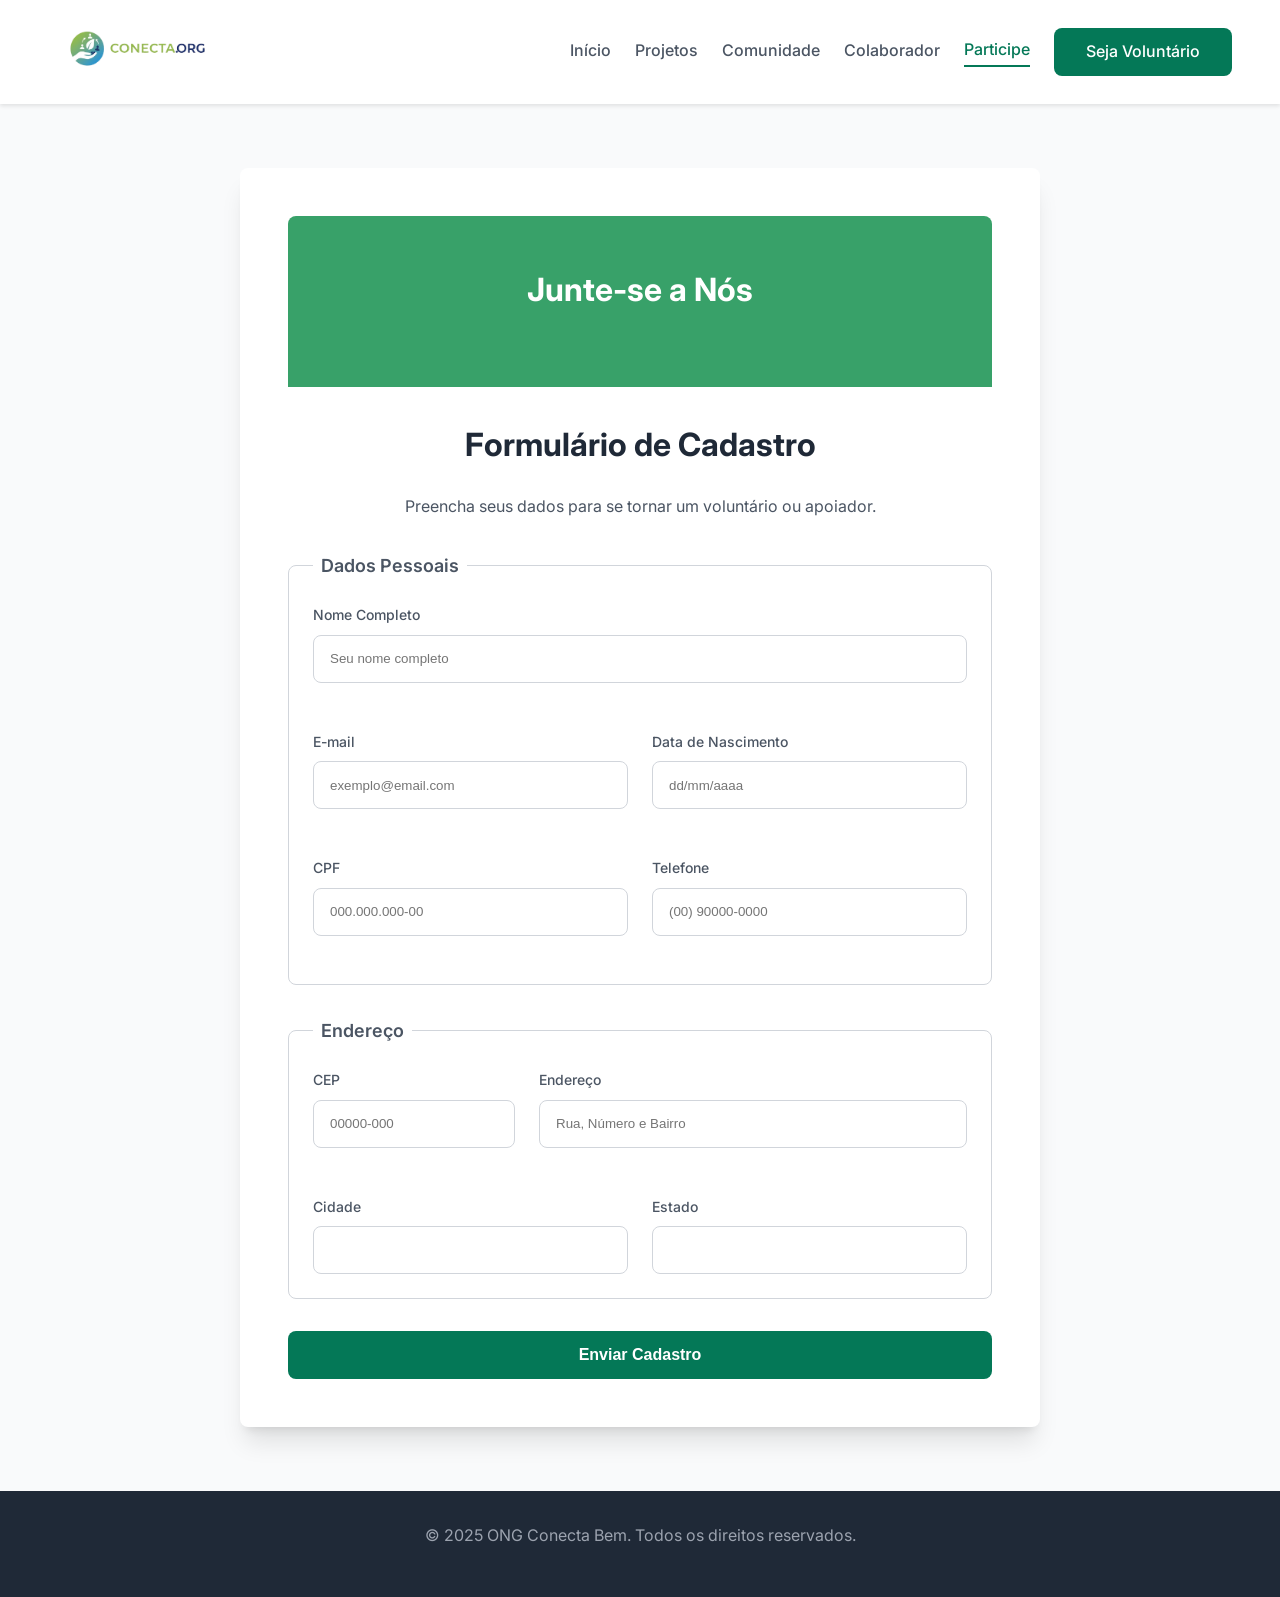
<file: cadastro.html>
<!DOCTYPE html>
<html lang="pt-BR">
<head>
    <meta charset="UTF-8">
    <meta name="viewport" content="width=device-width, initial-scale=1.0">
    <title>Cadastro de Voluntário - ONG Conecta Bem</title>
    <meta name="description" content="Faça seu cadastro para se tornar um voluntário ou apoiador da ONG Conecta Bem.">
    
    <link rel="stylesheet" href="css/main.css">
</head>
<body>

    <div id="notification" class="hidden">
        <p id="notification-message"></p>
    </div>

    <header class="header-main">
        <nav class="container header-nav">
            <a href="index.html" class="header-logo">
                <img src="assets/image/logo.png" alt="Logo ONG Conecta Bem">
            </a>

            <div class="desktop-menu">
                <a href="index.html">Início</a>
                <a href="projetos.html">Projetos</a>
                <a href="comunidade.html">Comunidade</a>
                <a href="gestao.html">Colaborador</a>
                <a href="cadastro.html" class="active">Participe</a>
                <a href="cadastro.html" class="btn btn-primary">Seja Voluntário</a>
            </div>

            <button id="mobile-menu-button" class="mobile-button">
                <svg xmlns="http://www.w3.org/2000/svg" width="24" height="24" viewBox="0 0 24 24" fill="none" stroke="currentColor" stroke-width="2" stroke-linecap="round" stroke-linejoin="round"><line x1="4" x2="20" y1="12" y2="12"/><line x1="4" x2="20" y1="6" y2="6"/><line x1="4" x2="20" y1="18" y2="18"/></svg>
            </button>
        </nav>

        <div id="mobile-menu" class="hidden container">
            <a href="index.html">Início</a>
            <a href="projetos.html">Projetos</a>
            <a href="comunidade.html">Comunidade</a>
            <a href="gestao.html">Colaborador</a>
            <a href="cadastro.html" class="active">Participe</a>
            <a href="cadastro.html" class="btn btn-primary">Seja Voluntário</a>
        </div>
    </header>

    <main class="py-xl">
        <div class="container">
            <div class="p-lg rounded-lg shadow-xl mx-auto" style="max-width: 800px; background-color: var(--color-white);">
                <div style="background-color: var(--color-primary-dark); text-align: center; padding: var(--space-xl) 0; border-radius: var(--space-xs) var(--space-xs) 0 0; margin-bottom: var(--space-lg); background-color: #38a169;">
                    <h2 style="font-size: var(--font-size-2xl); font-weight: 700; color: var(--color-white);">Junte-se a Nós</h2>
                </div>

                <h1 class="font-bold text-center mb-md" style="font-size: var(--font-size-2xl);">Formulário de Cadastro</h1>
                <p class="text-center mb-lg" style="color: var(--color-neutral-dark);">Preencha seus dados para se tornar um voluntário ou apoiador.</p>

                <form id="cadastroForm" action="#" method="POST" novalidate>
                    <fieldset style="border: 1px solid #d1d5db; padding: var(--space-md); border-radius: var(--space-xs); margin-bottom: var(--space-lg);">
                        <legend style="font-size: var(--font-size-lg); font-weight: 600; padding: 0 8px; color: var(--color-neutral-dark);">Dados Pessoais</legend>
                        <div class="grid-layout" style="gap: var(--space-md);">
                            <div class="form-group">
                                <label for="nome" class="form-label">Nome Completo</label>
                                <input type="text" id="nome" name="nome" required minlength="3" class="form-input" placeholder="Seu nome completo">
                            </div>

                            <div class="grid-layout form-grid-2-col" style="gap: var(--space-md);">
                                <div class="form-group">
                                    <label for="email" class="form-label">E-mail</label>
                                    <input type="email" id="email" name="email" required class="form-input" placeholder="exemplo@email.com">
                                </div>
                                <div class="form-group">
                                    <label for="nascimento" class="form-label">Data de Nascimento</label>
                                    <input type="text" id="nascimento" name="nascimento" required class="form-input" placeholder="dd/mm/aaaa" onfocus="this.type='date'" onblur="if(!this.value)this.type='text'">
                                </div>
                            </div>
                            
                            <div class="grid-layout form-grid-2-col" style="gap: var(--space-md);">
                                <div class="form-group">
                                    <label for="cpf" class="form-label">CPF</label>
                                    <input type="text" id="cpf" name="cpf" required pattern="\d{3}\.\d{3}\.\d{3}-\d{2}" class="form-input" placeholder="000.000.000-00">
                                </div>
                                <div class="form-group">
                                    <label for="telefone" class="form-label">Telefone</label>
                                    <input type="tel" id="telefone" name="telefone" required pattern="\(\d{2}\)\s\d{4,5}-\d{4}" class="form-input" placeholder="(00) 90000-0000">
                                </div>
                            </div>
                        </div>
                    </fieldset>

                    <fieldset style="border: 1px solid #d1d5db; padding: var(--space-md); border-radius: var(--space-xs);">
                        <legend style="font-size: var(--font-size-lg); font-weight: 600; padding: 0 8px; color: var(--color-neutral-dark);">Endereço</legend>
                        
                        <div class="grid-layout form-grid-endereco" style="gap: var(--space-md);">
                            
                             <div class="form-group md-col-4">
                                <label for="cep" class="form-label">CEP</label>
                                <input type="text" id="cep" name="cep" required pattern="\d{5}-\d{3}" class="form-input" placeholder="00000-000">
                            </div>
                            <div class="form-group md-col-8">
                                <label for="endereco" class="form-label">Endereço</label>
                                <input type="text" id="endereco" name="endereco" required class="form-input" placeholder="Rua, Número e Bairro">
                            </div>
                        </div>

                        <div class="grid-layout form-grid-2-col" style="gap: var(--space-md); margin-top: var(--space-md);">
                             <div class="form-group" style="margin-bottom: 0;"> 
                                <label for="cidade" class="form-label">Cidade</label>
                                <input type="text" id="cidade" name="cidade" required class="form-input">
                            </div>
                            <div class="form-group" style="margin-bottom: 0;">
                                <label for="estado" class="form-label">Estado</label>
                                <input type="text" id="estado" name="estado" required class="form-input">
                            </div>
                        </div>

                    </fieldset>

                    <div style="margin-top: var(--space-lg);">
                        <button type="submit" class="btn btn-primary" style="width: 100%; padding: var(--space-xs) var(--space-lg);">
                            Enviar Cadastro
                        </button>
                    </div>
                </form>
            </div>
        </div>
    </main>

    <footer class="footer-main">
        <div class="container">
            <p>&copy; 2025 ONG Conecta Bem. Todos os direitos reservados.</p>
        </div>
    </footer>
    
    <script src="js/main.js"></script>
</body>
</html>
</file>
<file: css/main.css>
/* 5. ARQUIVO PRINCIPAL E ESTILOS GERAIS */

/* 5.1. Importações */
@import url('https://fonts.googleapis.com/css2?family=Inter:wght@400;500;700&display=swap');
@import url('variables.css');
@import url('layout.css');
@import url('components.css');

/* 5.2. Reset Básico */
* {
    box-sizing: border-box;
    margin: 0;
    padding: 0;
}

body {
    font-family: var(--font-family-base);
    font-size: var(--font-size-base);
    color: var(--color-neutral-darkest);
    background-color: var(--color-neutral-light);
    line-height: 1.6;
}

/* 5.3. Tipografia e Títulos */
h1 { font-size: var(--font-size-3xl); font-weight: 700; margin-bottom: var(--space-md); }
h2 { font-size: var(--font-size-2xl); font-weight: 700; margin-bottom: var(--space-md); }
h3 { font-size: var(--font-size-xl); font-weight: 600; margin-bottom: var(--space-sm); }
p { margin-bottom: var(--space-sm); color: var(--color-neutral-dark); }
a { text-decoration: none; color: var(--color-primary-base); transition: color 0.3s; }
a:hover { color: var(--color-primary-dark); }


/* 5.4. Cabeçalho e Navegação Sofisticada */
.header-main {
    background-color: var(--color-white);
    box-shadow: 0 2px 4px rgba(0, 0, 0, 0.1);
    position: sticky;
    top: 0;
    z-index: 50;
}

.header-nav {
    display: flex;
    justify-content: space-between;
    align-items: center;
    padding-top: var(--space-md);
    padding-bottom: var(--space-md);
}

.header-logo img {
    height: var(--space-xl);
    width: auto;
}

.desktop-menu {
    display: none;
    align-items: center;
    gap: var(--space-md);
}

.desktop-menu a {
    font-weight: 500;
    color: var(--color-neutral-dark);
    padding-bottom: 2px;
}

.desktop-menu a:hover {
    color: var(--color-primary-base);
}

.desktop-menu .active {
    color: var(--color-primary-base);
    border-bottom: 2px solid var(--color-primary-base);
}

.desktop-menu .btn-primary {
    padding: var(--space-xs) var(--space-lg);
}

.mobile-button {
    background: none;
    border: none;
    cursor: pointer;
    color: var(--color-neutral-dark);
    padding: var(--space-xxs);
}

.mobile-menu {
    display: none;
    padding-bottom: var(--space-md);
    padding-top: var(--space-sm);
    border-top: 1px solid #e5e7eb;
}

.mobile-menu a {
    display: block;
    padding: var(--space-xs);
    font-weight: 500;
    color: var(--color-neutral-dark);
}

.mobile-menu a:hover {
    color: var(--color-primary-base);
}

.mobile-menu a.btn-primary {
    margin-top: var(--space-sm);
    text-align: center;
    width: 100%;
    padding: var(--space-xs);
}


/* 5.5. Rodapé */
.footer-main {
    background-color: var(--color-neutral-darkest);
    color: var(--color-white);
    padding-top: var(--space-lg);
    padding-bottom: var(--space-lg);
    text-align: center;
}

.footer-main p {
    color: #9ca3af;
}

/* 5.6. Utilitários */
.text-center { text-align: center; }
.text-lg { font-size: var(--font-size-lg); }
.text-sm { font-size: var(--font-size-sm); }
.font-bold { font-weight: 700; }
.font-semibold { font-weight: 600; }
.mx-auto { margin-left: auto; margin-right: auto; }
.mb-lg { margin-bottom: var(--space-lg); }
.py-2xl { padding-top: var(--space-3xl); padding-bottom: var(--space-3xl); }
.py-xl { padding-top: var(--space-2xl); padding-bottom: var(--space-2xl); }
.py-lg { padding-top: var(--space-xl); padding-bottom: var(--space-xl); }
.p-lg { padding: var(--space-xl); }
.p-md { padding: var(--space-lg); }
.rounded-lg { border-radius: var(--space-xs); }
.shadow-xl { box-shadow: 0 20px 25px -5px rgba(0, 0, 0, 0.1), 0 8px 10px -6px rgba(0, 0, 0, 0.1); }
.hidden { display: none !important; }

.password-field { 
    position: relative; 
}

.form-input[type="password"] {
    padding-right: 48px !important; 
}

.password-toggle-btn {
    position: absolute;
    right: 0;
    
    top: 70%;
	right: 2%;
    transform: translateY(-50%);
    
    padding: 0 4px;
    
    cursor: pointer;
    background: none;
    border: none;
    
    height: 100%; 
    display: flex;
    align-items: center; 
}

.password-toggle-btn svg {
    height: 20px;
    width: 20px;
    color: var(--color-neutral-medium);
    stroke: currentColor; 
}
</file>
